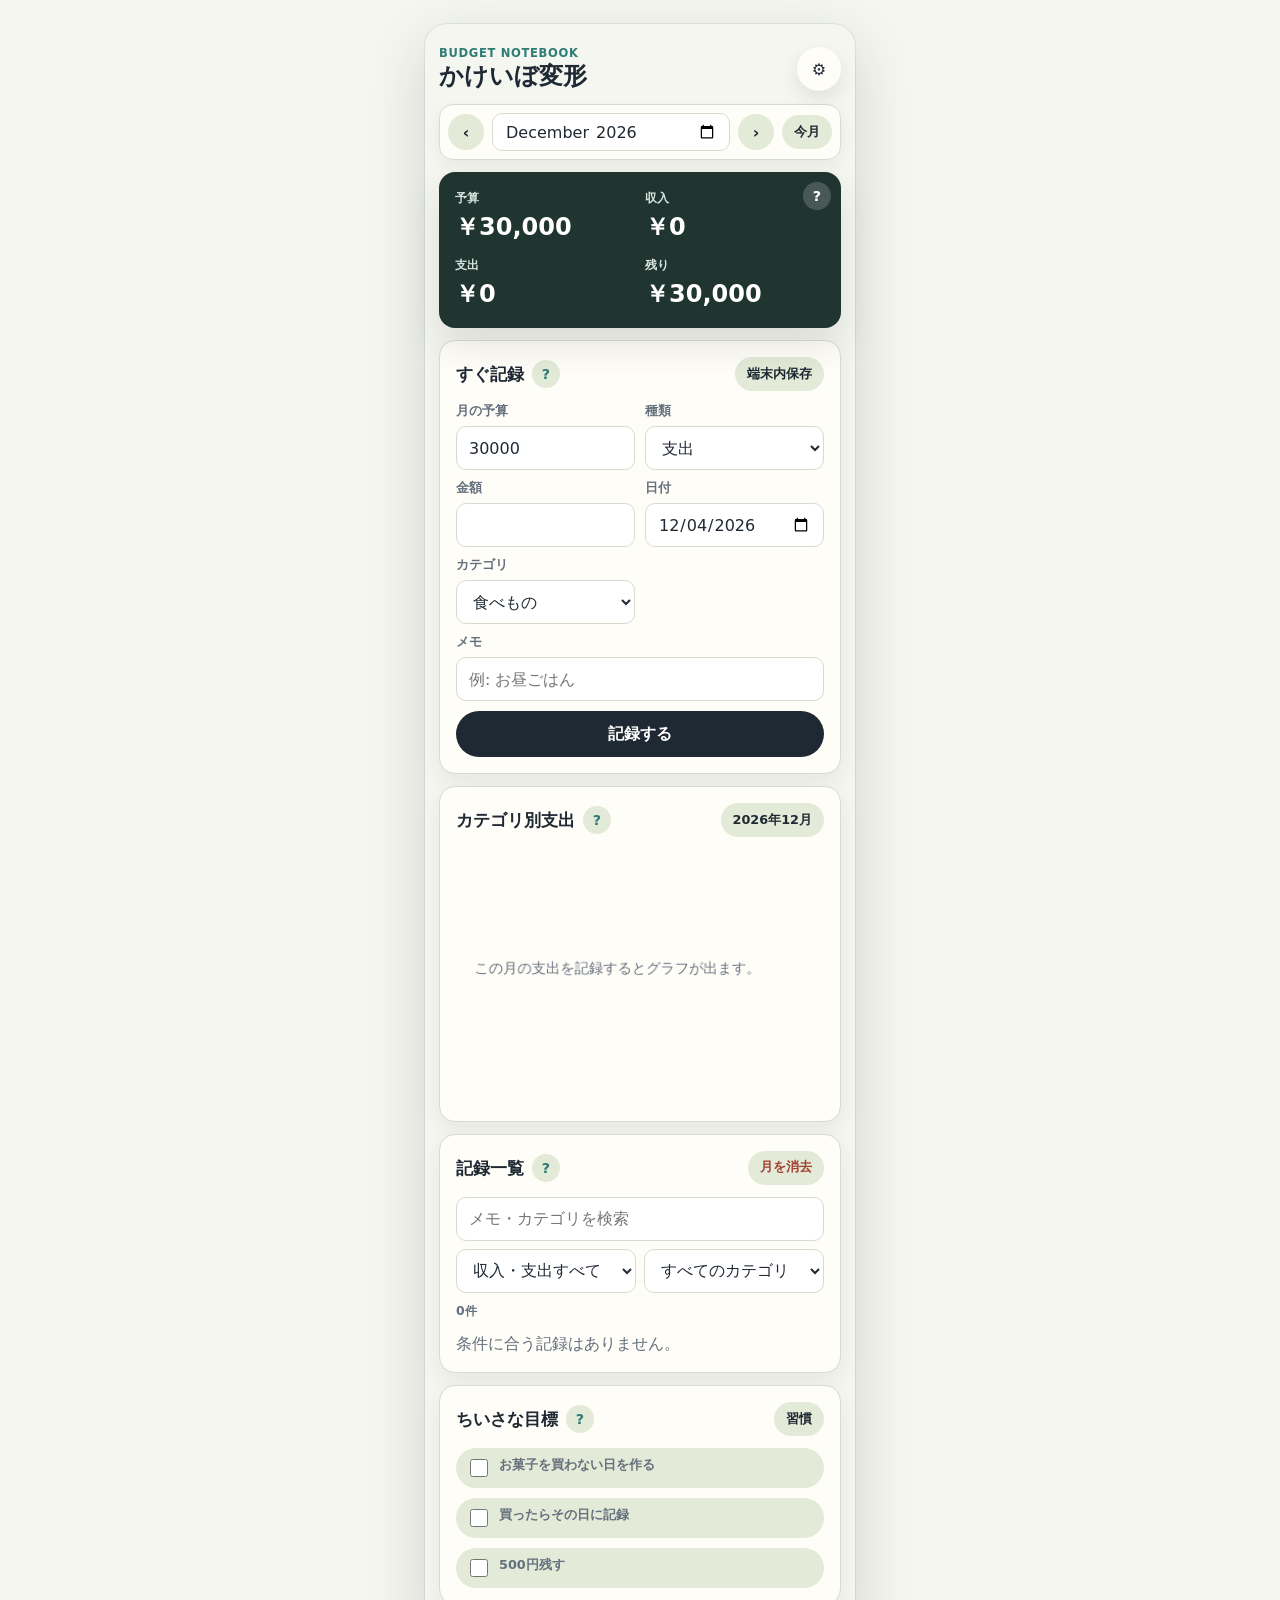
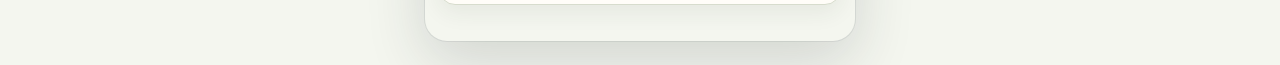
<file: 家計簿/index.html>
<!doctype html>
<html lang="ja">
  <head>
    <meta charset="UTF-8" />
    <meta name="viewport" content="width=device-width, initial-scale=1, viewport-fit=cover" />
    <meta name="theme-color" content="#f4f6ef" />
    <meta name="description" content="端末内に保存して使える、シンプルな家計簿アプリ" />
    <meta name="apple-mobile-web-app-capable" content="yes" />
    <meta name="apple-mobile-web-app-status-bar-style" content="default" />
    <title>かけいぼ変形</title>
    <link rel="manifest" href="manifest.webmanifest" />
    <link rel="icon" href="icon.svg" type="image/svg+xml" />
    <link rel="apple-touch-icon" href="icon.svg" />
    <link rel="stylesheet" href="styles.css" />
  </head>
  <body>
    <main class="app" id="appShell" data-theme="green">
      <header class="topbar">
        <div>
          <p class="eyebrow" id="appEyebrow">budget notebook</p>
          <h1 id="appTitle">かけいぼ変形</h1>
        </div>
        <div class="header-actions">
          <button class="icon-button" id="settingsButton" type="button" aria-label="設定を開く">⚙</button>
        </div>
      </header>

      <nav class="month-toolbar" aria-label="表示する月">
        <button class="mini" id="previousMonthButton" type="button" aria-label="前の月">‹</button>
        <label class="month-picker-label">
          <span class="sr-only">表示月</span>
          <input id="monthPicker" type="month" />
        </label>
        <button class="mini" id="nextMonthButton" type="button" aria-label="次の月">›</button>
        <button class="text-button" id="currentMonthButton" type="button">今月</button>
      </nav>

      <section class="empty-state is-hidden" id="emptyState">
        <div class="empty-art" aria-hidden="true"></div>
        <p class="eyebrow">customize</p>
        <h2>表示する機能がありません</h2>
        <p>右上の設定から、使いたい機能をONにしてください。</p>
        <button class="primary" id="emptySettingsButton" type="button">機能を選ぶ</button>
      </section>

      <div class="feature-stack" id="featureStack">
        <section class="summary movable" data-feature="summary">
          <button class="help-button" data-help="summary" type="button" aria-label="予算サマリーの説明">?</button>
          <div>
            <span id="summaryBudgetLabel">予算</span>
            <strong id="budgetTotal">¥0</strong>
          </div>
          <div>
            <span>収入</span>
            <strong id="incomeTotal">¥0</strong>
          </div>
          <div>
            <span id="summarySpentLabel">支出</span>
            <strong id="budgetSpent">¥0</strong>
          </div>
          <div>
            <span id="summaryLeftLabel">残り</span>
            <strong id="budgetLeft">¥0</strong>
          </div>
        </section>

        <section class="panel movable" data-feature="input">
          <div class="section-head">
            <div class="title-row">
              <h2 data-feature-title="input">すぐ記録</h2>
              <button class="help-button" data-help="input" type="button" aria-label="すぐ記録の説明">?</button>
            </div>
            <span class="pill">端末内保存</span>
          </div>

          <form id="budgetForm" class="form-grid">
            <label>
              <span>月の予算</span>
              <input id="monthlyBudget" type="number" min="0" step="100" inputmode="numeric" />
            </label>
            <label>
              <span>種類</span>
              <select id="transactionType">
                <option value="expense">支出</option>
                <option value="income">収入</option>
              </select>
            </label>
            <label>
              <span>金額</span>
              <input id="expenseAmount" type="number" min="1" step="1" inputmode="numeric" required />
            </label>
            <label>
              <span>日付</span>
              <input id="expenseDate" type="date" required />
            </label>
            <label>
              <span>カテゴリ</span>
              <select id="expenseCategory"></select>
            </label>
            <label class="wide">
              <span>メモ</span>
              <input id="expenseMemo" maxlength="48" placeholder="例: お昼ごはん" />
            </label>
            <button class="primary wide" type="submit">記録する</button>
          </form>
        </section>

        <section class="panel movable" data-feature="chart">
          <div class="section-head">
            <div class="title-row">
              <h2 data-feature-title="chart">カテゴリ別支出</h2>
              <button class="help-button" data-help="chart" type="button" aria-label="カテゴリ別支出の説明">?</button>
            </div>
            <span class="pill" id="chartMonthLabel">今月</span>
          </div>
          <canvas id="chart" width="360" height="250" aria-label="カテゴリ別支出グラフ"></canvas>
        </section>

        <section class="panel movable" data-feature="records">
          <div class="section-head">
            <div class="title-row">
              <h2 data-feature-title="records">記録一覧</h2>
              <button class="help-button" data-help="records" type="button" aria-label="記録一覧の説明">?</button>
            </div>
            <button class="text-button danger-text" id="clearMonthButton" type="button">月を消去</button>
          </div>

          <div class="record-filters">
            <label>
              <span class="sr-only">記録を検索</span>
              <input id="recordSearch" type="search" placeholder="メモ・カテゴリを検索" />
            </label>
            <label>
              <span class="sr-only">種類で絞り込み</span>
              <select id="recordTypeFilter">
                <option value="all">収入・支出すべて</option>
                <option value="expense">支出だけ</option>
                <option value="income">収入だけ</option>
              </select>
            </label>
            <label>
              <span class="sr-only">カテゴリで絞り込み</span>
              <select id="recordCategoryFilter">
                <option value="all">すべてのカテゴリ</option>
              </select>
            </label>
          </div>

          <p class="result-count" id="recordCount">0件</p>
          <div id="expenseList" class="list"></div>
        </section>

        <section class="panel movable" data-feature="goals">
          <div class="section-head">
            <div class="title-row">
              <h2 data-feature-title="goals">ちいさな目標</h2>
              <button class="help-button" data-help="goals" type="button" aria-label="ちいさな目標の説明">?</button>
            </div>
            <span class="pill">習慣</span>
          </div>
          <div id="goalList" class="check-list"></div>
        </section>
      </div>
    </main>

    <dialog id="settingsDialog">
      <form method="dialog" class="dialog-card">
        <div class="section-head">
          <div>
            <p class="eyebrow">customize</p>
            <h2>設定</h2>
          </div>
          <button class="icon-button" value="close" aria-label="閉じる">×</button>
        </div>

        <section class="settings-section">
          <h3>見た目</h3>
          <label>
            <span>テーマ</span>
            <select id="themeSelect">
              <option value="green">グリーン</option>
              <option value="child">あたたかい</option>
              <option value="calm">落ち着いた青</option>
              <option value="minimal">シンプル</option>
            </select>
          </label>
        </section>

        <section class="settings-section">
          <div class="section-head">
            <h3>表示する機能・順番</h3>
            <span class="pill">↑↓で移動</span>
          </div>
          <p class="muted">必要な機能だけONにできます。順番も変更できます。</p>
          <div id="featureToggles" class="feature-controls"></div>
        </section>

        <section class="settings-section">
          <h3>データ管理</h3>
          <p class="muted">データはこの端末のブラウザに保存されます。機種変更やブラウザのデータ消去に備えてバックアップしてください。</p>
          <div class="data-actions">
            <button class="secondary" id="exportCsvButton" type="button">CSVを書き出す</button>
            <button class="secondary" id="exportBackupButton" type="button">バックアップ保存</button>
            <button class="secondary" id="importBackupButton" type="button">バックアップ復元</button>
            <button class="danger" id="clearAllButton" type="button">全データを削除</button>
          </div>
          <input id="backupFileInput" class="sr-only" type="file" accept="application/json,.json" />
        </section>
      </form>
    </dialog>

    <dialog id="editDialog">
      <form id="editForm" class="dialog-card">
        <div class="section-head">
          <div>
            <p class="eyebrow">edit</p>
            <h2>記録を編集</h2>
          </div>
          <button class="icon-button" id="closeEditButton" type="button" aria-label="閉じる">×</button>
        </div>
        <input id="editTransactionId" type="hidden" />
        <label>
          <span>種類</span>
          <select id="editTransactionType">
            <option value="expense">支出</option>
            <option value="income">収入</option>
          </select>
        </label>
        <label>
          <span>金額</span>
          <input id="editAmount" type="number" min="1" step="1" inputmode="numeric" required />
        </label>
        <label>
          <span>日付</span>
          <input id="editDate" type="date" required />
        </label>
        <label>
          <span>カテゴリ</span>
          <select id="editCategory"></select>
        </label>
        <label>
          <span>メモ</span>
          <input id="editMemo" maxlength="48" />
        </label>
        <button class="primary" type="submit">変更を保存</button>
      </form>
    </dialog>

    <dialog id="helpDialog">
      <form method="dialog" class="dialog-card">
        <div class="section-head">
          <div>
            <p class="eyebrow">guide</p>
            <h2 id="helpTitle">説明</h2>
          </div>
          <button class="icon-button" value="close" aria-label="閉じる">×</button>
        </div>
        <img id="helpImage" class="help-image" alt="" />
        <p id="helpText" class="muted"></p>
      </form>
    </dialog>

    <div class="toast" id="toast" role="status" aria-live="polite"></div>

    <script src="app.js"></script>
  </body>
</html>
</file>
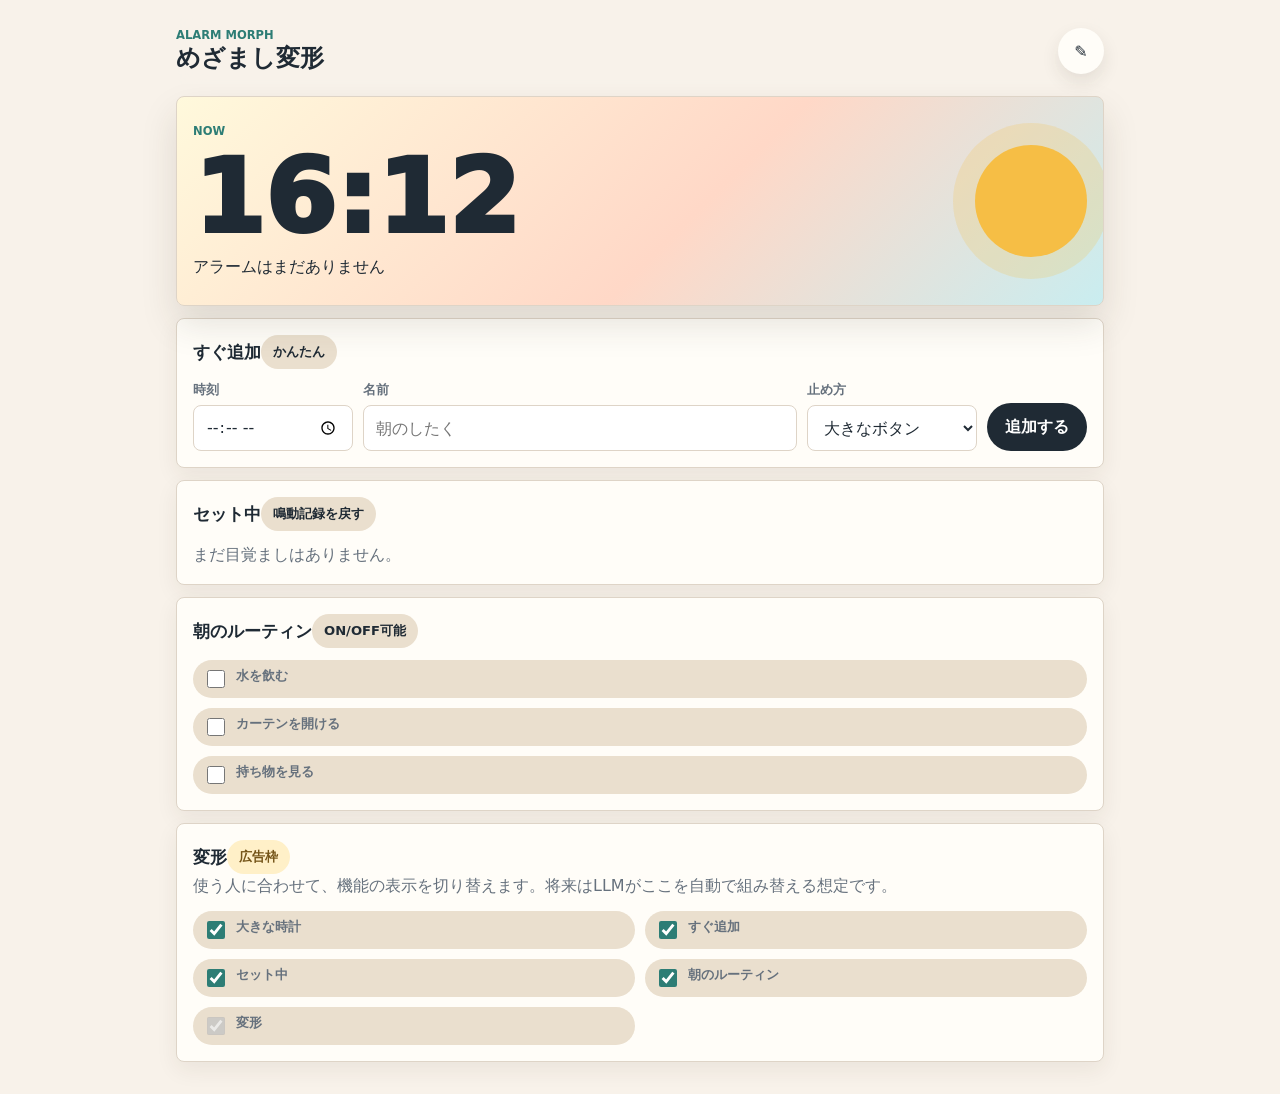
<file: 目覚ましアプリ/index.html>
<!doctype html>
<html lang="ja">
  <head>
    <meta charset="UTF-8" />
    <meta name="viewport" content="width=device-width, initial-scale=1, viewport-fit=cover" />
    <meta name="theme-color" content="#f8f2ea" />
    <title>めざまし変形</title>
    <link rel="manifest" href="manifest.webmanifest" />
    <link rel="stylesheet" href="styles.css" />
  </head>
  <body>
    <main class="app">
      <header class="topbar">
        <div>
          <p class="eyebrow">alarm morph</p>
          <h1>めざまし変形</h1>
        </div>
        <button class="icon-button" id="editButton" aria-label="編集">✎</button>
      </header>

      <section class="hero panel movable" data-feature="hero" draggable="false">
        <div>
          <p class="eyebrow">now</p>
          <div class="clock" id="nowClock">00:00</div>
          <p id="nextAlarmText">アラームはまだありません</p>
        </div>
        <div class="sun" aria-hidden="true"></div>
      </section>

      <section class="panel movable" data-feature="quick" draggable="false">
        <div class="section-head">
          <h2>すぐ追加</h2>
          <span class="pill">かんたん</span>
        </div>
        <form id="alarmForm" class="form-grid">
          <label>
            <span>時刻</span>
            <input id="alarmTime" type="time" required />
          </label>
          <label>
            <span>名前</span>
            <input id="alarmLabel" maxlength="18" placeholder="朝のしたく" />
          </label>
          <label>
            <span>止め方</span>
            <select id="alarmMission">
              <option value="tap">大きなボタン</option>
              <option value="math">計算</option>
              <option value="type">合言葉</option>
            </select>
          </label>
          <button class="primary" type="submit">追加する</button>
        </form>
      </section>

      <section class="panel movable" data-feature="alarms" draggable="false">
        <div class="section-head">
          <h2>セット中</h2>
          <button class="text-button" id="clearDoneButton">鳴動記録を戻す</button>
        </div>
        <div id="alarmList" class="list"></div>
      </section>

      <section class="panel movable" data-feature="routine" draggable="false">
        <div class="section-head">
          <h2>朝のルーティン</h2>
          <span class="pill">ON/OFF可能</span>
        </div>
        <div id="routineList" class="check-list"></div>
      </section>

      <section class="panel movable" data-feature="transform" draggable="false">
        <div class="section-head">
          <h2>変形</h2>
          <span class="pill ad">広告枠</span>
        </div>
        <p class="muted">使う人に合わせて、機能の表示を切り替えます。将来はLLMがここを自動で組み替える想定です。</p>
        <div id="featureToggles" class="toggle-grid"></div>
      </section>
    </main>

    <dialog id="ringDialog">
      <form method="dialog" id="ringForm" class="dialog-card">
        <p class="eyebrow">wake up</p>
        <h2 id="ringTitle">時間です</h2>
        <p id="missionText">大きなボタンを押してください。</p>
        <input id="missionAnswer" autocomplete="off" />
        <button class="primary" value="stop">止める</button>
      </form>
    </dialog>

    <script src="app.js"></script>
  </body>
</html>
</file>
<file: 家計簿/styles.css>
:root {
  --bg: #f4f6ef;
  --panel: #fffdf8;
  --ink: #1f2933;
  --muted: #64707d;
  --line: #d7dccd;
  --accent: #2d7d75;
  --accent2: #c85f40;
  --positive: #237a57;
  --danger: #a33f32;
  --soft: #e3ead7;
  --shadow: 0 18px 36px rgba(39, 52, 42, .12);
}

* { box-sizing: border-box; }

html { background: var(--bg); }

body {
  margin: 0;
  min-height: 100vh;
  background: var(--bg);
  color: var(--ink);
  font-family: system-ui, -apple-system, BlinkMacSystemFont, "Segoe UI", sans-serif;
}

button, input, select, textarea { font: inherit; }
button { cursor: pointer; }
button:disabled { cursor: not-allowed; opacity: .55; }

.app {
  width: min(100%, 430px);
  min-height: 100dvh;
  margin: 0 auto;
  padding: max(14px, env(safe-area-inset-top)) 14px max(36px, env(safe-area-inset-bottom));
  background: var(--bg);
}

.app[data-theme="child"] {
  --bg: #fff7d9;
  --panel: #fffefa;
  --accent: #e27744;
  --accent2: #2d7d75;
  --soft: #ffe9b6;
}

.app[data-theme="calm"] {
  --bg: #eef5f7;
  --panel: #fbfdff;
  --accent: #3f5f9b;
  --accent2: #2d7d75;
  --soft: #dfeaf3;
}

.app[data-theme="minimal"] {
  --bg: #f6f6f3;
  --panel: #ffffff;
  --accent: #404a44;
  --accent2: #6b706a;
  --soft: #e9e9e5;
}

.topbar,
.section-head,
.summary,
.row,
.switch,
.header-actions,
.title-row,
.month-toolbar,
.feature-control,
.feature-order-buttons {
  display: flex;
  align-items: center;
}

.topbar {
  position: sticky;
  top: 0;
  z-index: 5;
  justify-content: space-between;
  padding: 8px 0 10px;
  background: color-mix(in srgb, var(--bg) 88%, transparent);
  backdrop-filter: blur(14px);
}

h1, h2, h3, p { margin: 0; }
h1 { font-size: 1.5rem; }
h2 { font-size: 1.08rem; }
h3 { font-size: .96rem; }

.eyebrow {
  color: var(--accent);
  font-size: .72rem;
  font-weight: 900;
  letter-spacing: .06em;
  text-transform: uppercase;
}

.header-actions { gap: 8px; }

.month-toolbar {
  position: sticky;
  top: 66px;
  z-index: 4;
  gap: 8px;
  margin: 2px 0 12px;
  padding: 8px;
  border: 1px solid var(--line);
  border-radius: 14px;
  background: color-mix(in srgb, var(--panel) 94%, transparent);
  box-shadow: 0 6px 18px rgba(39, 52, 42, .06);
}

.month-picker-label { flex: 1; }
.month-picker-label input { min-height: 38px; }

.empty-state {
  display: grid;
  place-items: center;
  gap: 10px;
  min-height: 58vh;
  padding: 28px 16px;
  text-align: center;
}

.empty-state.is-hidden { display: none; }
.empty-state h2 { font-size: clamp(1.7rem, 8vw, 2.5rem); }

.empty-state p:not(.eyebrow) {
  max-width: 320px;
  color: var(--muted);
  line-height: 1.6;
}

.empty-art {
  width: min(200px, 55vw);
  aspect-ratio: 1;
  border-radius: 30%;
  background:
    linear-gradient(#fffdf8 0 0) 50% 34% / 70% 16% no-repeat,
    linear-gradient(#fffdf8 0 0) 50% 53% / 52% 16% no-repeat,
    linear-gradient(135deg, var(--accent), var(--accent2));
  box-shadow: var(--shadow);
}

.feature-stack {
  display: grid;
  gap: 12px;
}

.feature-stack.is-empty { display: none; }

.summary {
  position: relative;
  display: grid;
  grid-template-columns: repeat(2, 1fr);
  gap: 14px 10px;
  padding: 18px 16px;
  border-radius: 16px;
  background: #203430;
  color: #fff;
  box-shadow: var(--shadow);
}

.summary span,
.summary strong { display: block; }

.summary span {
  color: #d7e4df;
  font-size: .76rem;
  font-weight: 800;
}

.summary strong {
  margin-top: 4px;
  font-size: clamp(1.05rem, 5vw, 1.5rem);
  font-variant-numeric: tabular-nums;
  overflow-wrap: anywhere;
}

.panel {
  padding: 16px;
  border: 1px solid var(--line);
  border-radius: 16px;
  background: var(--panel);
  box-shadow: 0 8px 22px rgba(39, 52, 42, .07);
}

.section-head {
  justify-content: space-between;
  gap: 10px;
}

.title-row { gap: 8px; }

.icon-button,
.text-button,
.primary,
.secondary,
.danger,
.mini,
.help-button {
  border: 0;
  font-weight: 850;
}

.icon-button {
  display: grid;
  place-items: center;
  width: 44px;
  aspect-ratio: 1;
  border-radius: 50%;
  background: var(--panel);
  color: var(--ink);
  box-shadow: 0 8px 18px rgba(39, 52, 42, .1);
}

.help-button {
  display: grid;
  place-items: center;
  width: 28px;
  aspect-ratio: 1;
  border-radius: 50%;
  background: var(--soft);
  color: var(--accent);
  font-size: .9rem;
}

.summary .help-button {
  position: absolute;
  top: 10px;
  right: 10px;
  background: rgba(255, 255, 255, .18);
  color: #fff;
}

.text-button,
.pill {
  min-height: 34px;
  padding: 0 12px;
  border-radius: 999px;
  background: var(--soft);
  color: var(--ink);
  font-size: .8rem;
}

.pill {
  display: inline-grid;
  place-items: center;
  font-weight: 850;
  white-space: nowrap;
}

.danger-text { color: var(--danger); }

.primary,
.secondary,
.danger {
  min-height: 46px;
  padding: 0 16px;
  border-radius: 999px;
}

.primary {
  background: var(--ink);
  color: #fff;
}

.secondary {
  border: 1px solid var(--line);
  background: var(--panel);
  color: var(--ink);
}

.danger {
  background: #f6ded9;
  color: var(--danger);
}

.mini {
  display: grid;
  place-items: center;
  min-width: 36px;
  height: 36px;
  padding: 0 10px;
  border-radius: 999px;
  background: var(--soft);
  color: var(--ink);
}

.form-grid,
.check-list,
.list,
.settings-section,
.data-actions,
.feature-controls {
  display: grid;
  gap: 10px;
  margin-top: 12px;
}

.form-grid { grid-template-columns: repeat(2, minmax(0, 1fr)); }

label span {
  display: block;
  margin-bottom: 6px;
  color: var(--muted);
  font-size: .8rem;
  font-weight: 800;
}

input,
select,
textarea {
  width: 100%;
  border: 1px solid var(--line);
  border-radius: 10px;
  padding: 0 12px;
  background: #fff;
  color: var(--ink);
}

input,
select { min-height: 44px; }

input:focus-visible,
select:focus-visible,
textarea:focus-visible,
button:focus-visible {
  outline: 3px solid color-mix(in srgb, var(--accent) 45%, transparent);
  outline-offset: 2px;
}

.wide { grid-column: 1 / -1; }

canvas {
  width: 100%;
  height: auto;
  margin-top: 8px;
}

.record-filters {
  display: grid;
  grid-template-columns: 1fr 1fr;
  gap: 8px;
  margin-top: 12px;
}

.record-filters label:first-child { grid-column: 1 / -1; }

.result-count {
  margin-top: 10px;
  color: var(--muted);
  font-size: .78rem;
  font-weight: 800;
}

.row {
  justify-content: space-between;
  gap: 10px;
  min-height: 66px;
  padding: 8px 0;
  border-top: 1px solid var(--line);
}

.row:first-child { border-top: 0; }

.record-main { min-width: 0; }
.record-main strong,
.record-main small { display: block; }

.record-main strong {
  overflow: hidden;
  text-overflow: ellipsis;
  white-space: nowrap;
}

.row small,
.muted {
  color: var(--muted);
  line-height: 1.55;
}

.amount {
  font-weight: 950;
  white-space: nowrap;
}

.amount.expense { color: var(--accent2); }
.amount.income { color: var(--positive); }

.row-actions {
  display: grid;
  grid-template-columns: auto auto auto;
  align-items: center;
  gap: 6px;
}

.transaction-badge {
  display: inline-block;
  margin-right: 5px;
  padding: 2px 7px;
  border-radius: 999px;
  font-size: .7rem;
  font-weight: 850;
}

.transaction-badge.expense {
  background: #f7e1da;
  color: #8e3e2d;
}

.transaction-badge.income {
  background: #dcefe5;
  color: #216344;
}

.switch {
  gap: 8px;
  min-height: 40px;
  padding: 5px 10px;
  border-radius: 999px;
  background: var(--soft);
  font-weight: 900;
}

.switch input {
  width: 18px;
  min-height: 18px;
  accent-color: var(--accent);
}

.movable.is-hidden { display: none; }

.feature-control {
  justify-content: space-between;
  gap: 8px;
  padding: 8px;
  border: 1px solid var(--line);
  border-radius: 12px;
}

.feature-control .switch {
  flex: 1;
  background: transparent;
  padding-left: 2px;
}

.feature-order-buttons { gap: 4px; }

.data-actions {
  grid-template-columns: repeat(2, minmax(0, 1fr));
}

dialog {
  width: min(92vw, 460px);
  max-height: 88dvh;
  border: 0;
  border-radius: 18px;
  padding: 0;
  background: transparent;
}

dialog::backdrop {
  background: rgba(31, 41, 51, .4);
  backdrop-filter: blur(4px);
}

.dialog-card {
  display: grid;
  gap: 14px;
  max-height: 88dvh;
  overflow-y: auto;
  padding: 18px;
  border-radius: 18px;
  background: var(--panel);
  box-shadow: var(--shadow);
}

.settings-section {
  padding-top: 14px;
  border-top: 1px solid var(--line);
}

.settings-section:first-of-type {
  padding-top: 0;
  border-top: 0;
}

.help-image {
  width: 100%;
  border: 1px solid var(--line);
  border-radius: 12px;
  background: #f8faf4;
}

.toast {
  position: fixed;
  left: 50%;
  bottom: max(22px, env(safe-area-inset-bottom));
  z-index: 20;
  max-width: min(88vw, 380px);
  padding: 12px 16px;
  border-radius: 999px;
  background: var(--ink);
  color: #fff;
  font-size: .86rem;
  font-weight: 800;
  text-align: center;
  opacity: 0;
  pointer-events: none;
  transform: translate(-50%, 16px);
  transition: opacity .2s ease, transform .2s ease;
}

.toast.is-visible {
  opacity: 1;
  transform: translate(-50%, 0);
}

.sr-only {
  position: absolute !important;
  width: 1px !important;
  height: 1px !important;
  padding: 0 !important;
  margin: -1px !important;
  overflow: hidden !important;
  clip: rect(0, 0, 0, 0) !important;
  white-space: nowrap !important;
  border: 0 !important;
}

@media (min-width: 720px) {
  body {
    display: grid;
    place-items: start center;
    padding: 24px;
  }

  .app {
    min-height: calc(100dvh - 48px);
    border-radius: 22px;
    box-shadow: 0 0 0 1px rgba(31, 41, 51, .08), 0 20px 60px rgba(31, 41, 51, .16);
  }
}

@media (max-width: 360px) {
  .form-grid,
  .record-filters,
  .data-actions {
    grid-template-columns: 1fr;
  }

  .record-filters label:first-child,
  .wide {
    grid-column: auto;
  }

  .row {
    align-items: flex-start;
    flex-direction: column;
  }

  .row-actions {
    width: 100%;
    grid-template-columns: 1fr auto auto;
  }
}
</file>
<file: 目覚ましアプリ/styles.css>
:root {
  --bg: #f8f2ea;
  --panel: #fffdf8;
  --ink: #1f2a34;
  --muted: #66717d;
  --line: #ded4c7;
  --accent: #df6b45;
  --accent2: #2d7d75;
  --shadow: 0 18px 36px rgba(53, 44, 34, 0.13);
}

* { box-sizing: border-box; }
body {
  margin: 0;
  min-height: 100vh;
  background: var(--bg);
  color: var(--ink);
  font-family: system-ui, -apple-system, BlinkMacSystemFont, "Segoe UI", sans-serif;
  letter-spacing: 0;
}
button, input, select { font: inherit; }
button { cursor: pointer; }
.app {
  width: min(960px, 100%);
  margin: 0 auto;
  padding: max(18px, env(safe-area-inset-top)) 16px 32px;
}
.topbar, .section-head, .row, .switch, .hero { display: flex; align-items: center; }
.topbar {
  position: sticky;
  top: 0;
  z-index: 4;
  justify-content: space-between;
  padding: 10px 0;
  background: color-mix(in srgb, var(--bg) 88%, transparent);
  backdrop-filter: blur(14px);
}
h1, h2, p { margin: 0; }
h1 { font-size: 1.5rem; }
h2 { font-size: 1.08rem; }
.eyebrow {
  color: var(--accent2);
  font-size: .72rem;
  font-weight: 900;
  text-transform: uppercase;
}
.panel {
  margin-top: 12px;
  padding: 16px;
  border: 1px solid var(--line);
  border-radius: 8px;
  background: var(--panel);
  box-shadow: 0 8px 22px rgba(53, 44, 34, 0.07);
}
.hero {
  position: relative;
  justify-content: space-between;
  min-height: 210px;
  overflow: hidden;
  background: linear-gradient(135deg, #fff9dc, #ffd8c7 56%, #c9edf0);
  box-shadow: var(--shadow);
}
.clock {
  font-size: clamp(3rem, 16vw, 6.4rem);
  font-weight: 950;
  font-variant-numeric: tabular-nums;
}
.sun {
  width: 112px;
  aspect-ratio: 1;
  border-radius: 50%;
  background: #f6be45;
  box-shadow: 0 0 0 22px rgba(246, 190, 69, .22);
}
.icon-button, .text-button, .primary, .mini {
  border: 0;
  font-weight: 850;
}
.icon-button {
  display: grid;
  place-items: center;
  width: 46px;
  aspect-ratio: 1;
  border-radius: 50%;
  background: var(--panel);
  color: var(--ink);
  box-shadow: 0 8px 18px rgba(53, 44, 34, 0.1);
}
.icon-button.is-on { background: var(--ink); color: #fff; }
.text-button, .pill {
  min-height: 34px;
  padding: 0 12px;
  border-radius: 999px;
  background: #eadfce;
  color: var(--ink);
  font-size: .82rem;
}
.pill { display: inline-grid; place-items: center; font-weight: 850; }
.pill.ad { background: #fff0c8; color: #755519; }
.primary {
  min-height: 48px;
  padding: 0 18px;
  border-radius: 999px;
  background: var(--ink);
  color: #fff;
}
.form-grid, .toggle-grid, .check-list, .list {
  display: grid;
  gap: 10px;
  margin-top: 12px;
}
label span {
  display: block;
  margin-bottom: 6px;
  color: var(--muted);
  font-size: .82rem;
  font-weight: 800;
}
input, select {
  width: 100%;
  min-height: 46px;
  border: 1px solid var(--line);
  border-radius: 8px;
  padding: 0 12px;
  background: #fff;
  color: var(--ink);
}
.row {
  justify-content: space-between;
  gap: 10px;
  min-height: 58px;
  border-top: 1px solid var(--line);
}
.row:first-child { border-top: 0; }
.row small, .muted { color: var(--muted); line-height: 1.55; }
.row-actions { display: flex; align-items: center; gap: 8px; }
.switch {
  gap: 8px;
  min-height: 38px;
  padding: 4px 10px;
  border-radius: 999px;
  background: #eadfce;
  font-weight: 900;
}
.switch input { width: 18px; min-height: 18px; accent-color: var(--accent2); }
.mini {
  display: grid;
  place-items: center;
  width: 34px;
  aspect-ratio: 1;
  border-radius: 50%;
  background: #eadfce;
  color: var(--ink);
}
.movable.is-hidden { display: none; }
.app.is-editing .movable {
  outline: 2px dashed var(--accent);
  touch-action: none;
}
.movable.dragging { opacity: .55; transform: scale(.985); }
dialog {
  width: min(92vw, 430px);
  border: 0;
  border-radius: 12px;
  padding: 0;
  background: transparent;
}
dialog::backdrop { background: rgba(31, 42, 52, .38); backdrop-filter: blur(4px); }
.dialog-card {
  display: grid;
  gap: 14px;
  padding: 20px;
  border-radius: 12px;
  background: var(--panel);
  text-align: center;
  box-shadow: var(--shadow);
}
#missionAnswer { display: none; text-align: center; font-weight: 900; }
@media (min-width: 720px) {
  .form-grid { grid-template-columns: 160px 1fr 170px auto; align-items: end; }
  .toggle-grid { grid-template-columns: repeat(2, 1fr); }
}
</file>
